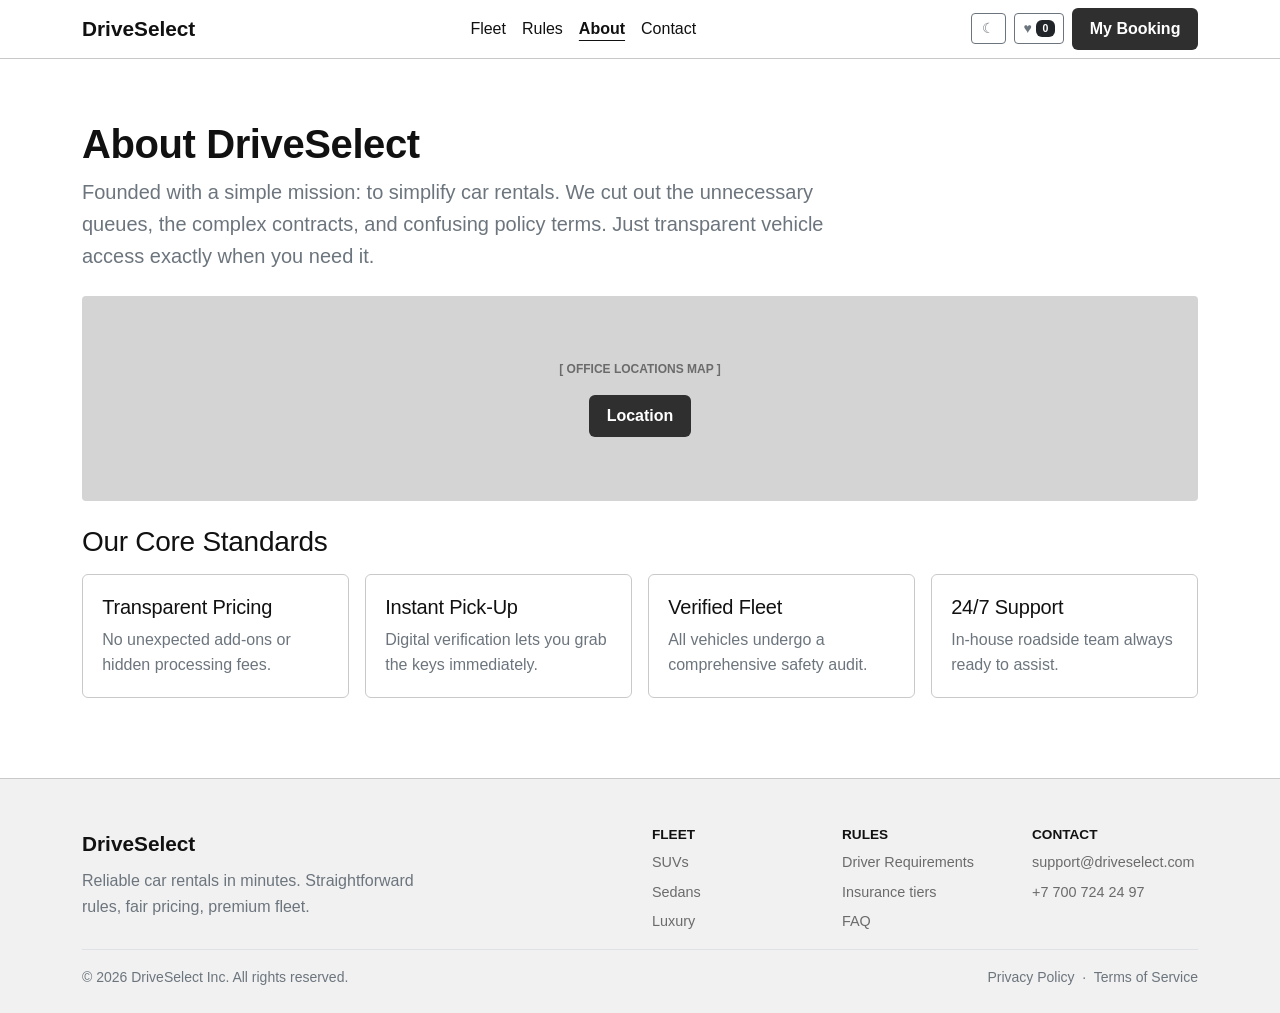
<file: about.html>
<!DOCTYPE html>
<html lang="en">
<head>
  <meta charset="UTF-8">
  <meta name="viewport" content="width=device-width, initial-scale=1">
  <title>About | DriveSelect</title>
  <link href="https://cdn.jsdelivr.net/npm/bootstrap@5.3.3/dist/css/bootstrap.min.css" rel="stylesheet">
  <link href="css/style.css" rel="stylesheet">
</head>
<body>

  
  <header id="siteHeader">
    <nav class="navbar navbar-expand-md" aria-label="Main navigation">
      <div class="container">
        <a class="logo" href="index.html">DriveSelect</a>

        <button class="navbar-toggler" type="button"
                data-bs-toggle="collapse" data-bs-target="#menu"
                aria-controls="menu" aria-expanded="false" aria-label="Toggle navigation">
          <span class="navbar-toggler-icon"></span>
        </button>

        <div class="collapse navbar-collapse" id="menu">
          <ul class="navbar-nav mx-auto">
            <li class="nav-item"><a class="nav-link" href="fleet.html">Fleet</a></li>
            <li class="nav-item"><a class="nav-link" href="rules.html">Rules</a></li>
            <li class="nav-item"><a class="nav-link active" href="about.html">About</a></li>
            <li class="nav-item"><a class="nav-link" href="contact.html">Contact</a></li>
          </ul>
          <div class="nav-tools d-flex align-items-center gap-2 mt-3 mt-md-0">
            <button type="button" class="btn btn-outline-secondary btn-sm" id="themeToggle" aria-label="Switch to dark theme">&#9790;</button>
            <button type="button" class="btn btn-outline-secondary btn-sm" id="favBtn"
                    data-bs-toggle="offcanvas" data-bs-target="#favPanel" aria-controls="favPanel" aria-label="Open favorites">
              &#9829; <span id="favCount" class="badge text-bg-dark">0</span>
            </button>
            <a href="contact.html" class="btn btn-dark-ws">My Booking</a>
          </div>
        </div>
      </div>
    </nav>
  </header>

  <main>
    <section class="container pt-5">
      <h1>About DriveSelect</h1>
      <p class="lead text-secondary col-lg-8 px-0">
        Founded with a simple mission: to simplify car rentals. We cut out the unnecessary
        queues, the complex contracts, and confusing policy terms. Just transparent vehicle
        access exactly when you need it.
      </p>

      
      <div class="photo my-4 d-flex flex-column align-items-center justify-content-center gap-3"
           style="padding:4rem 0">
        <span>[ OFFICE LOCATIONS MAP ]</span>
        <a class="btn btn-dark-ws" id="locationBtn"
           href="https://2gis.kz/astana/geo/70000001061742254"
           target="_blank" rel="noopener noreferrer">Location</a>
      </div>

      
      <h2 class="h3 mb-3">Our Core Standards</h2>
      <div class="about-grid">
        <div>
          <h3 class="h5">Transparent Pricing</h3>
          <p class="mb-0 text-secondary">No unexpected add-ons or hidden processing fees.</p>
        </div>
        <div>
          <h3 class="h5">Instant Pick-Up</h3>
          <p class="mb-0 text-secondary">Digital verification lets you grab the keys immediately.</p>
        </div>
        <div>
          <h3 class="h5">Verified Fleet</h3>
          <p class="mb-0 text-secondary">All vehicles undergo a comprehensive safety audit.</p>
        </div>
        <div>
          <h3 class="h5">24/7 Support</h3>
          <p class="mb-0 text-secondary">In-house roadside team always ready to assist.</p>
        </div>
      </div>
    </section>
  </main>

  
  <footer>
    <div class="container">
      <div class="row g-4">
        <div class="col-12 col-md-6">
          <p class="logo mb-2">DriveSelect</p>
          <p class="text-secondary col-md-8 px-0">
            Reliable car rentals in minutes. Straightforward rules, fair pricing, premium fleet.
          </p>
        </div>

        <div class="col-4 col-md-2">
          <h4>Fleet</h4>
          <ul class="list-unstyled">
            <li>SUVs</li>
            <li>Sedans</li>
            <li>Luxury</li>
          </ul>
        </div>

        <div class="col-4 col-md-2">
          <h4>Rules</h4>
          <ul class="list-unstyled">
            <li><a href="rules.html">Driver Requirements</a></li>
            <li><a href="rules.html">Insurance tiers</a></li>
            <li><a href="rules.html">FAQ</a></li>
          </ul>
        </div>

        <div class="col-4 col-md-2">
          <h4>Contact</h4>
          <ul class="list-unstyled">
            <li>support@driveselect.com</li>
            <li>+7 700 724 24 97</li>
          </ul>
        </div>
      </div>

      <div class="d-flex justify-content-between flex-wrap gap-2 border-top pt-3 small text-secondary">
        <span>&copy; 2026 DriveSelect Inc. All rights reserved.</span>
        <span>Privacy Policy &nbsp;&middot;&nbsp; Terms of Service</span>
      </div>
    </div>
  </footer>

  <aside class="offcanvas offcanvas-end" tabindex="-1" id="favPanel" aria-labelledby="favTitle">
    <div class="offcanvas-header">
      <h2 class="h5 offcanvas-title" id="favTitle">Your Favorites</h2>
      <button type="button" class="btn-close" data-bs-dismiss="offcanvas" aria-label="Close"></button>
    </div>
    <div class="offcanvas-body">
      <p id="favEmpty" class="text-secondary">No favorites yet. Tap the heart on a car to save it here.</p>
      <ul id="favList" class="list-unstyled"></ul>
      <button type="button" id="favClear" class="btn btn-dark-ws w-100 d-none">Clear all</button>
    </div>
  </aside>

  <script src="https://cdn.jsdelivr.net/npm/bootstrap@5.3.3/dist/js/bootstrap.bundle.min.js"></script>
  <script src="https://cdn.jsdelivr.net/npm/jquery@3.7.1/dist/jquery.min.js"></script>
  <script src="js/data.js"></script>
  <script src="js/main.js"></script>
  <script src="js/effects.js"></script>
</body>
</html>
</file>
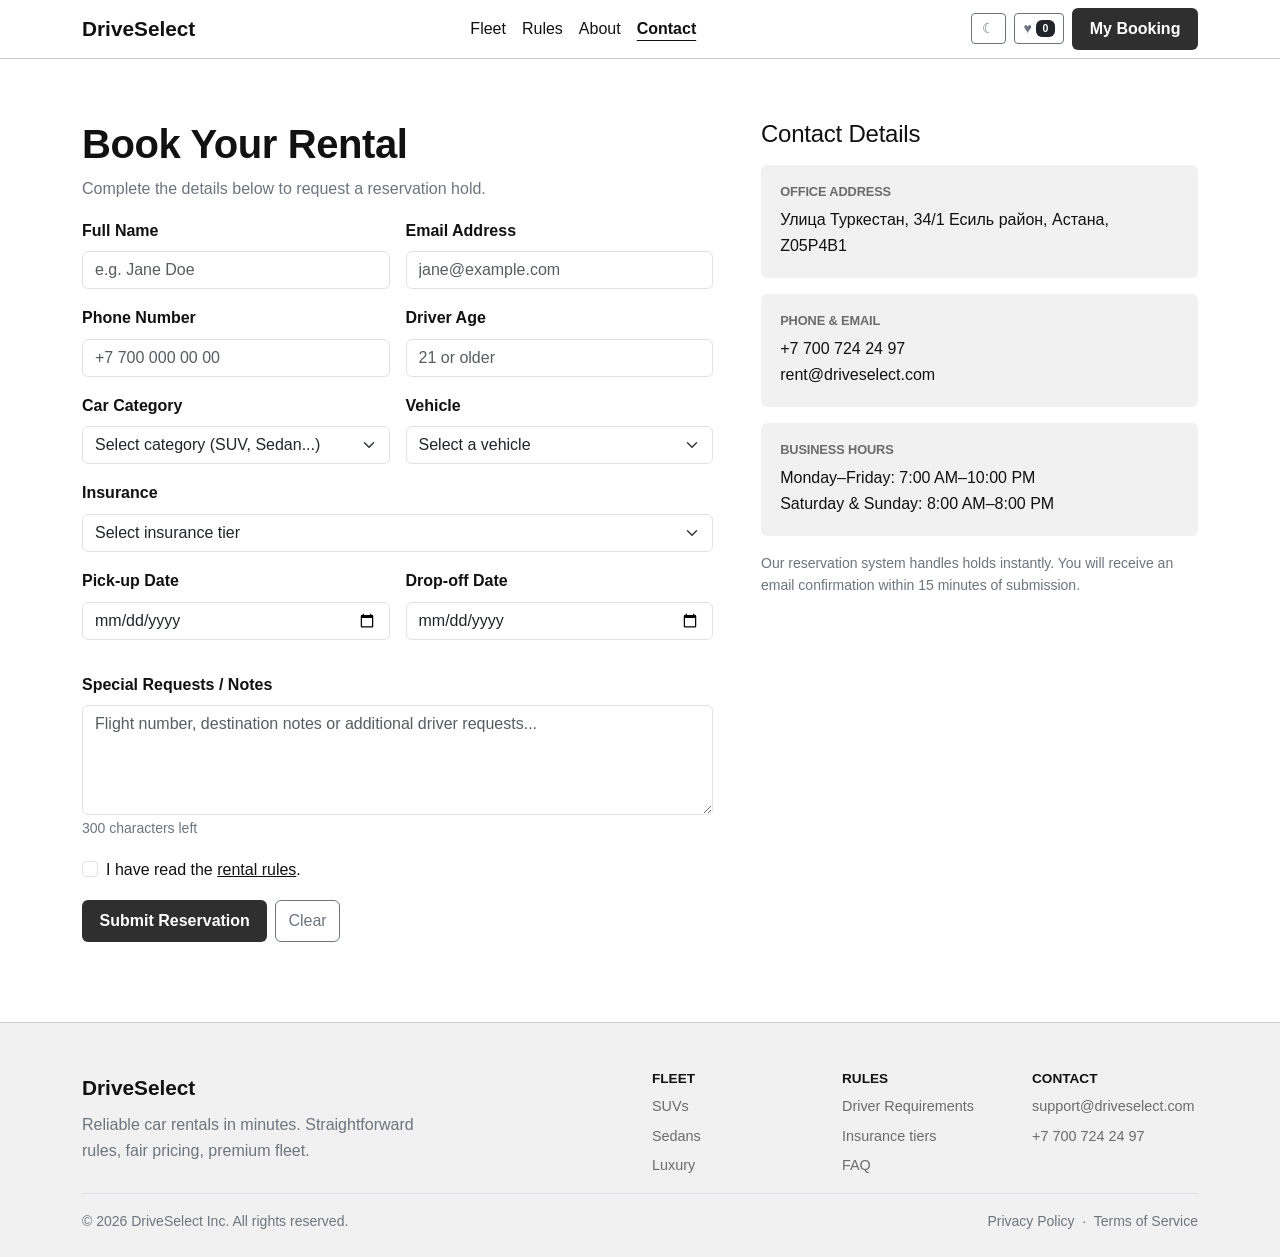
<file: contact.html>
<!DOCTYPE html>
<html lang="en">
<head>
  <meta charset="UTF-8">
  <meta name="viewport" content="width=device-width, initial-scale=1">
  <title>Contact | DriveSelect</title>
  <link href="https://cdn.jsdelivr.net/npm/bootstrap@5.3.3/dist/css/bootstrap.min.css" rel="stylesheet">
  <link href="css/style.css" rel="stylesheet">
</head>
<body>

  <header id="siteHeader">
    <nav class="navbar navbar-expand-md" aria-label="Main navigation">
      <div class="container">
        <a class="logo" href="index.html">DriveSelect</a>

        <button class="navbar-toggler" type="button"
                data-bs-toggle="collapse" data-bs-target="#menu"
                aria-controls="menu" aria-expanded="false" aria-label="Toggle navigation">
          <span class="navbar-toggler-icon"></span>
        </button>

        <div class="collapse navbar-collapse" id="menu">
          <ul class="navbar-nav mx-auto">
            <li class="nav-item"><a class="nav-link" href="fleet.html">Fleet</a></li>
            <li class="nav-item"><a class="nav-link" href="rules.html">Rules</a></li>
            <li class="nav-item"><a class="nav-link" href="about.html">About</a></li>
            <li class="nav-item"><a class="nav-link active" href="contact.html">Contact</a></li>
          </ul>
          <div class="nav-tools d-flex align-items-center gap-2 mt-3 mt-md-0">
            <button type="button" class="btn btn-outline-secondary btn-sm" id="themeToggle" aria-label="Switch to dark theme">&#9790;</button>
            <button type="button" class="btn btn-outline-secondary btn-sm" id="favBtn"
                    data-bs-toggle="offcanvas" data-bs-target="#favPanel" aria-controls="favPanel" aria-label="Open favorites">
              &#9829; <span id="favCount" class="badge text-bg-dark">0</span>
            </button>
            <a href="contact.html" class="btn btn-dark-ws">My Booking</a>
          </div>
        </div>
      </div>
    </nav>
  </header>

  <main>
    <section class="container pt-5">
      <div class="row g-4 g-lg-5">

        <div class="col-12 col-lg-7">
          <h1>Book Your Rental</h1>
          <p class="text-secondary">Complete the details below to request a reservation hold.</p>

          <div id="bookingSuccess" class="alert alert-success d-none" role="status">
            <strong>Reservation received.</strong> <span class="success-text"></span>
          </div>
          <div id="formSummary" class="alert alert-danger d-none" role="alert"></div>

          <form action="#" method="post" id="bookingForm" novalidate>
            <div class="row g-3">

              <div class="col-12 col-md-6">
                <label class="form-label fw-semibold" for="name">Full Name</label>
                <input type="text" class="form-control" id="name" name="name" placeholder="e.g. Jane Doe" autocomplete="name">
                <div class="invalid-feedback"></div>
              </div>

              <div class="col-12 col-md-6">
                <label class="form-label fw-semibold" for="email">Email Address</label>
                <input type="email" class="form-control" id="email" name="email" placeholder="jane@example.com" autocomplete="email">
                <div class="invalid-feedback"></div>
              </div>

              <div class="col-12 col-md-6">
                <label class="form-label fw-semibold" for="phone">Phone Number</label>
                <input type="tel" class="form-control" id="phone" name="phone" placeholder="+7 700 000 00 00" autocomplete="tel">
                <div class="invalid-feedback"></div>
              </div>

              <div class="col-12 col-md-6">
                <label class="form-label fw-semibold" for="age">Driver Age</label>
                <input type="number" class="form-control" id="age" name="age" placeholder="21 or older" min="21" max="80">
                <div class="invalid-feedback"></div>
              </div>

              <div class="col-12 col-md-6">
                <label class="form-label fw-semibold" for="category">Car Category</label>
                <select class="form-select" id="category" name="category">
                  <option value="">Select category (SUV, Sedan...)</option>
                  <option value="SUV">SUV</option>
                  <option value="Sedan">Sedan</option>
                  <option value="Compact">Compact</option>
                  <option value="Luxury">Luxury</option>
                </select>
                <div class="invalid-feedback"></div>
              </div>

              <div class="col-12 col-md-6">
                <label class="form-label fw-semibold" for="vehicle">Vehicle</label>
                <select class="form-select" id="vehicle" name="vehicle">
                  <option value="">Select a vehicle</option>
                </select>
                <div class="invalid-feedback"></div>
              </div>

              <div class="col-12">
                <label class="form-label fw-semibold" for="insurance">Insurance</label>
                <select class="form-select" id="insurance" name="insurance">
                  <option value="">Select insurance tier</option>
                </select>
                <div class="invalid-feedback"></div>
              </div>

              <div class="col-12 col-md-6">
                <label class="form-label fw-semibold" for="pu">Pick-up Date</label>
                <input type="date" class="form-control" id="pu" name="pu">
                <div class="invalid-feedback"></div>
              </div>

              <div class="col-12 col-md-6">
                <label class="form-label fw-semibold" for="do">Drop-off Date</label>
                <input type="date" class="form-control" id="do" name="do">
                <div class="invalid-feedback"></div>
              </div>

              <div class="col-12">
                <div id="estimate" class="info-card d-none mb-0" role="status">
                  <h3>Estimated total</h3>
                  <p class="mb-0"><span class="estimate-text"></span> = <strong class="estimate-total"></strong></p>
                </div>
              </div>

              <div class="col-12">
                <label class="form-label fw-semibold" for="notes">Special Requests / Notes</label>
                <textarea class="form-control" id="notes" name="notes" rows="4" maxlength="300"
                          placeholder="Flight number, destination notes or additional driver requests..."></textarea>
                <small class="char-count text-secondary">300 characters left</small>
              </div>

              <div class="col-12">
                <div class="form-check">
                  <input class="form-check-input" type="checkbox" id="terms" name="terms">
                  <label class="form-check-label" for="terms">I have read the <a href="rules.html" class="text-decoration-underline">rental rules</a>.</label>
                  <div class="invalid-feedback"></div>
                </div>
              </div>

              <div class="col-12 d-flex gap-2">
                <button type="submit" class="btn btn-dark-ws">Submit Reservation</button>
                <button type="reset" class="btn btn-outline-secondary">Clear</button>
              </div>
            </div>
          </form>
        </div>

        <aside class="col-12 col-lg-5">
          <h2 class="h4 mb-3">Contact Details</h2>

          <div class="info-card">
            <h3>Office Address</h3>
            <address class="mb-0">
              Улица Туркестан, 34/1
              Есиль район, Астана, Z05P4B1
            </address>
          </div>

          <div class="info-card">
            <h3>Phone &amp; Email</h3>
            <p class="mb-0">
              +7 700 724 24 97<br>
              rent@driveselect.com
            </p>
          </div>

          <div class="info-card">
            <h3>Business Hours</h3>
            <p class="mb-0">
              Monday&ndash;Friday: 7:00 AM&ndash;10:00 PM<br>
              Saturday &amp; Sunday: 8:00 AM&ndash;8:00 PM
            </p>
          </div>

          <p class="small text-secondary">
            Our reservation system handles holds instantly. You will receive an email
            confirmation within 15 minutes of submission.
          </p>
        </aside>

      </div>
    </section>
  </main>

  <footer>
    <div class="container">
      <div class="row g-4">
        <div class="col-12 col-md-6">
          <p class="logo mb-2">DriveSelect</p>
          <p class="text-secondary col-md-8 px-0">
            Reliable car rentals in minutes. Straightforward rules, fair pricing, premium fleet.
          </p>
        </div>

        <div class="col-4 col-md-2">
          <h4>Fleet</h4>
          <ul class="list-unstyled">
            <li>SUVs</li>
            <li>Sedans</li>
            <li>Luxury</li>
          </ul>
        </div>

        <div class="col-4 col-md-2">
          <h4>Rules</h4>
          <ul class="list-unstyled">
            <li><a href="rules.html">Driver Requirements</a></li>
            <li><a href="rules.html">Insurance tiers</a></li>
            <li><a href="rules.html">FAQ</a></li>
          </ul>
        </div>

        <div class="col-4 col-md-2">
          <h4>Contact</h4>
          <ul class="list-unstyled">
            <li>support@driveselect.com</li>
            <li>+7 700 724 24 97</li>
          </ul>
        </div>
      </div>

      <div class="d-flex justify-content-between flex-wrap gap-2 border-top pt-3 small text-secondary">
        <span>&copy; 2026 DriveSelect Inc. All rights reserved.</span>
        <span>Privacy Policy &nbsp;&middot;&nbsp; Terms of Service</span>
      </div>
    </div>
  </footer>

  <aside class="offcanvas offcanvas-end" tabindex="-1" id="favPanel" aria-labelledby="favTitle">
    <div class="offcanvas-header">
      <h2 class="h5 offcanvas-title" id="favTitle">Your Favorites</h2>
      <button type="button" class="btn-close" data-bs-dismiss="offcanvas" aria-label="Close"></button>
    </div>
    <div class="offcanvas-body">
      <p id="favEmpty" class="text-secondary">No favorites yet. Tap the heart on a car to save it here.</p>
      <ul id="favList" class="list-unstyled"></ul>
      <button type="button" id="favClear" class="btn btn-dark-ws w-100 d-none">Clear all</button>
    </div>
  </aside>

  <script src="https://cdn.jsdelivr.net/npm/bootstrap@5.3.3/dist/js/bootstrap.bundle.min.js"></script>
  <script src="https://cdn.jsdelivr.net/npm/jquery@3.7.1/dist/jquery.min.js"></script>
  <script src="js/data.js"></script>
  <script src="js/main.js"></script>
  <script src="js/effects.js"></script>
  <script src="js/booking.js"></script>
</body>
</html>
</file>
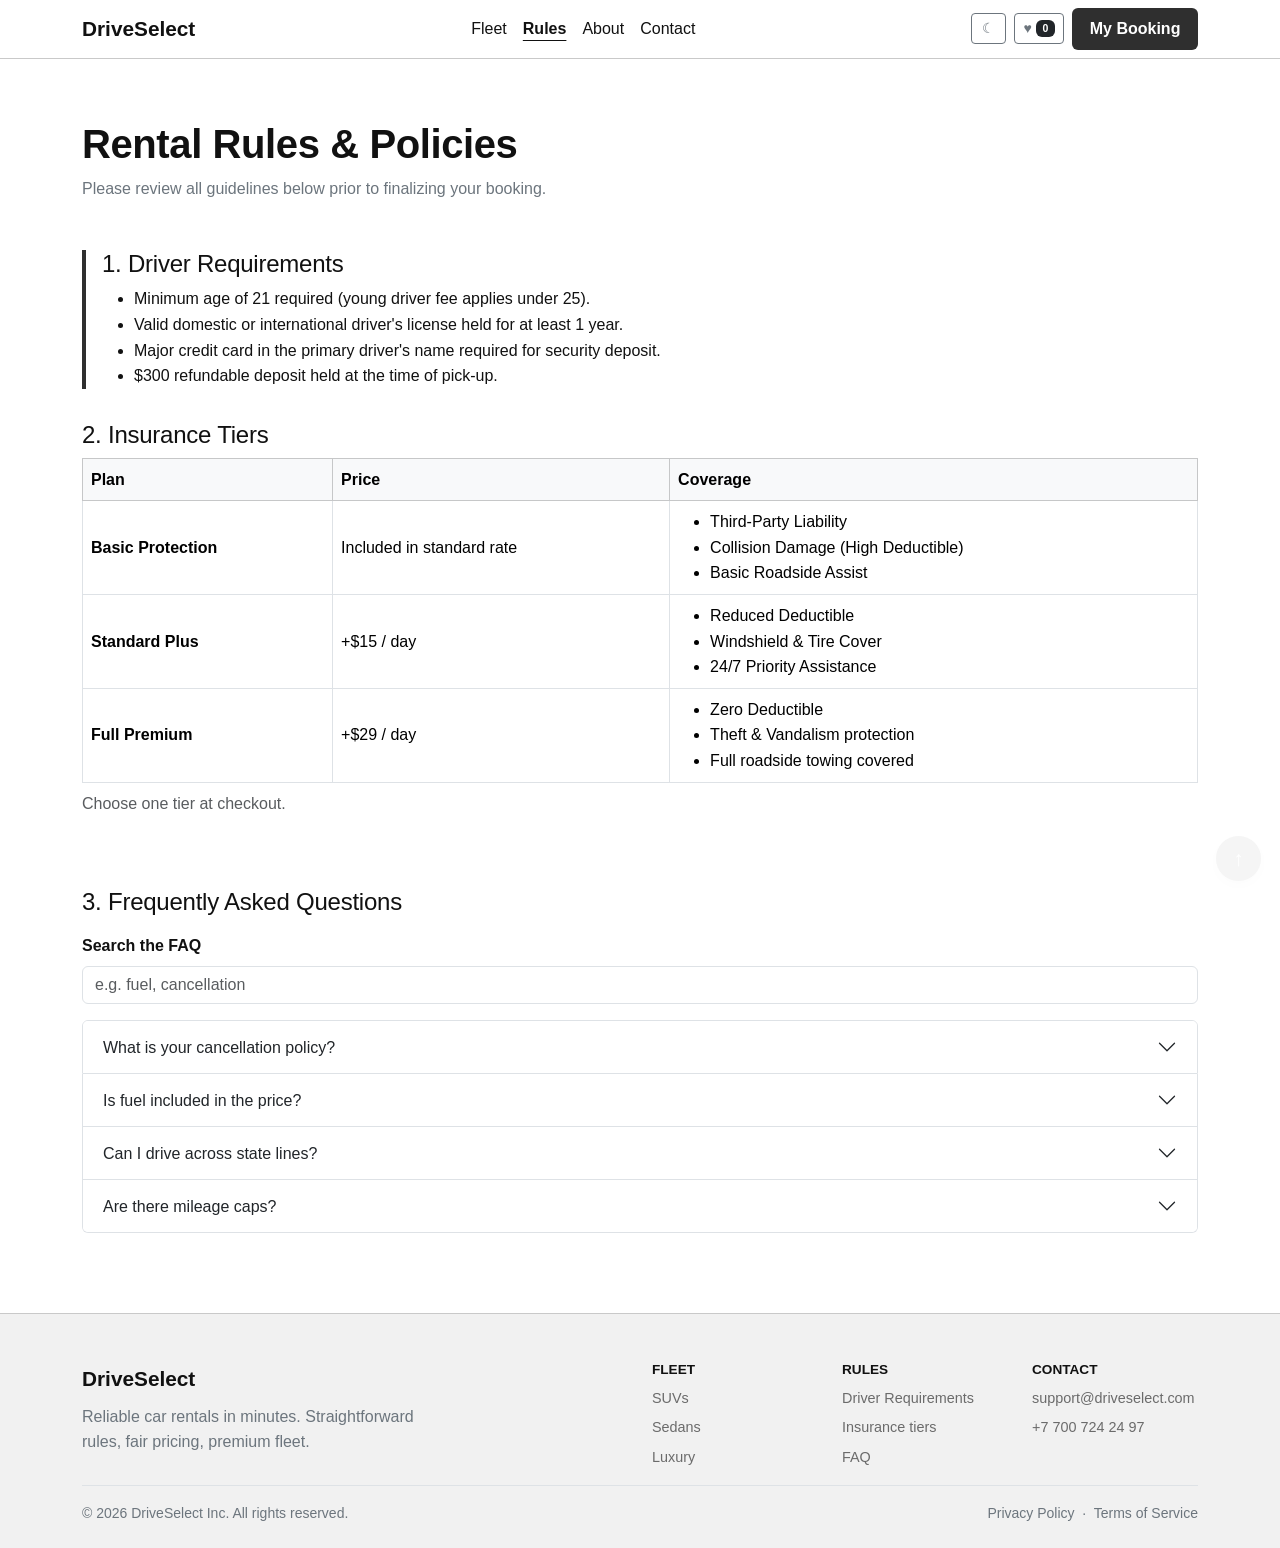
<file: rules.html>
<!DOCTYPE html>
<html lang="en">
<head>
  <meta charset="UTF-8">
  <meta name="viewport" content="width=device-width, initial-scale=1">
  <title>Rules | DriveSelect</title>
  <link href="https://cdn.jsdelivr.net/npm/bootstrap@5.3.3/dist/css/bootstrap.min.css" rel="stylesheet">
  <link href="css/style.css" rel="stylesheet">
</head>
<body>

  <header id="siteHeader">
    <nav class="navbar navbar-expand-md" aria-label="Main navigation">
      <div class="container">
        <a class="logo" href="index.html">DriveSelect</a>

        <button class="navbar-toggler" type="button"
                data-bs-toggle="collapse" data-bs-target="#menu"
                aria-controls="menu" aria-expanded="false" aria-label="Toggle navigation">
          <span class="navbar-toggler-icon"></span>
        </button>

        <div class="collapse navbar-collapse" id="menu">
          <ul class="navbar-nav mx-auto">
            <li class="nav-item"><a class="nav-link" href="fleet.html">Fleet</a></li>
            <li class="nav-item"><a class="nav-link active" href="rules.html">Rules</a></li>
            <li class="nav-item"><a class="nav-link" href="about.html">About</a></li>
            <li class="nav-item"><a class="nav-link" href="contact.html">Contact</a></li>
          </ul>
          <div class="nav-tools d-flex align-items-center gap-2 mt-3 mt-md-0">
            <button type="button" class="btn btn-outline-secondary btn-sm" id="themeToggle" aria-label="Switch to dark theme">&#9790;</button>
            <button type="button" class="btn btn-outline-secondary btn-sm" id="favBtn"
                    data-bs-toggle="offcanvas" data-bs-target="#favPanel" aria-controls="favPanel" aria-label="Open favorites">
              &#9829; <span id="favCount" class="badge text-bg-dark">0</span>
            </button>
            <a href="contact.html" class="btn btn-dark-ws">My Booking</a>
          </div>
        </div>
      </div>
    </nav>
  </header>

  <main>
    <section class="container pt-5">
      <h1>Rental Rules &amp; Policies</h1>
      <p class="text-secondary mb-5">Please review all guidelines below prior to finalizing your booking.</p>

      <div class="rule-block">
        <h2 class="h4">1. Driver Requirements</h2>
        <ul>
          <li>Minimum age of 21 required (young driver fee applies under 25).</li>
          <li>Valid domestic or international driver's license held for at least 1 year.</li>
          <li>Major credit card in the primary driver's name required for security deposit.</li>
          <li>$300 refundable deposit held at the time of pick-up.</li>
        </ul>
      </div>

      <h2 class="h4">2. Insurance Tiers</h2>
      <div class="table-responsive mb-5">
        <table class="table table-bordered align-middle table-hover" id="insuranceTable">
          <caption>Choose one tier at checkout.</caption>
          <thead class="table-light">
            <tr>
              <th scope="col">Plan</th>
              <th scope="col">Price</th>
              <th scope="col">Coverage</th>
            </tr>
          </thead>
          <tbody>
            <tr data-plan="basic" tabindex="0" class="plan-row">
              <th scope="row">Basic Protection</th>
              <td>Included in standard rate</td>
              <td>
                <ul class="mb-0">
                  <li>Third-Party Liability</li>
                  <li>Collision Damage (High Deductible)</li>
                  <li>Basic Roadside Assist</li>
                </ul>
              </td>
            </tr>

            <tr data-plan="plus" tabindex="0" class="plan-row">
              <th scope="row">Standard Plus</th>
              <td>+$15 / day</td>
              <td>
                <ul class="mb-0">
                  <li>Reduced Deductible</li>
                  <li>Windshield &amp; Tire Cover</li>
                  <li>24/7 Priority Assistance</li>
                </ul>
              </td>
            </tr>

            <tr data-plan="premium" tabindex="0" class="plan-row">
              <th scope="row">Full Premium</th>
              <td>+$29 / day</td>
              <td>
                <ul class="mb-0">
                  <li>Zero Deductible</li>
                  <li>Theft &amp; Vandalism protection</li>
                  <li>Full roadside towing covered</li>
                </ul>
              </td>
            </tr>
          </tbody>
        </table>
      </div>

      <div id="planInfo" class="info-card mb-5" style="display:none" role="status">
        <h3>Selected plan</h3>
        <p class="mb-0"><strong class="plan-name"></strong>: <span class="plan-summary"></span><a href="contact.html">Book with this plan &rarr;</a></p>
      </div>

      <h2 class="h4 mb-3">3. Frequently Asked Questions</h2>
      <label class="form-label fw-semibold" for="faqSearch">Search the FAQ</label>
      <input type="search" class="form-control mb-3" id="faqSearch" placeholder="e.g. fuel, cancellation">
      <p id="faqEmpty" class="text-secondary" style="display:none">No questions match your search.</p>
      <div class="accordion" id="faq">
        <div class="accordion-item">
          <h3 class="accordion-header h6">
            <button class="accordion-button collapsed" type="button"
                    data-bs-toggle="collapse" data-bs-target="#q0">
              What is your cancellation policy?
            </button>
          </h3>
          <div id="q0" class="accordion-collapse collapse" data-bs-parent="#faq">
            <div class="accordion-body">Free cancellation up to 24 hours before pick-up.</div>
          </div>
        </div>

        <div class="accordion-item">
          <h3 class="accordion-header h6">
            <button class="accordion-button collapsed" type="button"
                    data-bs-toggle="collapse" data-bs-target="#q1">
              Is fuel included in the price?
            </button>
          </h3>
          <div id="q1" class="accordion-collapse collapse" data-bs-parent="#faq">
            <div class="accordion-body">No. Return the car with the same fuel level.</div>
          </div>
        </div>

        <div class="accordion-item">
          <h3 class="accordion-header h6">
            <button class="accordion-button collapsed" type="button"
                    data-bs-toggle="collapse" data-bs-target="#q2">
              Can I drive across state lines?
            </button>
          </h3>
          <div id="q2" class="accordion-collapse collapse" data-bs-parent="#faq">
            <div class="accordion-body">Yes, within the contiguous states.</div>
          </div>
        </div>

        <div class="accordion-item">
          <h3 class="accordion-header h6">
            <button class="accordion-button collapsed" type="button"
                    data-bs-toggle="collapse" data-bs-target="#q3">
              Are there mileage caps?
            </button>
          </h3>
          <div id="q3" class="accordion-collapse collapse" data-bs-parent="#faq">
            <div class="accordion-body">Standard rentals include 200 miles per day.</div>
          </div>
        </div>
      </div>
    </section>
  </main>

  <footer>
    <div class="container">
      <div class="row g-4">
        <div class="col-12 col-md-6">
          <p class="logo mb-2">DriveSelect</p>
          <p class="text-secondary col-md-8 px-0">
            Reliable car rentals in minutes. Straightforward rules, fair pricing, premium fleet.
          </p>
        </div>

        <div class="col-4 col-md-2">
          <h4>Fleet</h4>
          <ul class="list-unstyled">
            <li>SUVs</li>
            <li>Sedans</li>
            <li>Luxury</li>
          </ul>
        </div>

        <div class="col-4 col-md-2">
          <h4>Rules</h4>
          <ul class="list-unstyled">
            <li><a href="rules.html">Driver Requirements</a></li>
            <li><a href="rules.html">Insurance tiers</a></li>
            <li><a href="rules.html">FAQ</a></li>
          </ul>
        </div>

        <div class="col-4 col-md-2">
          <h4>Contact</h4>
          <ul class="list-unstyled">
            <li>support@driveselect.com</li>
            <li>+7 700 724 24 97</li>
          </ul>
        </div>
      </div>

      <div class="d-flex justify-content-between flex-wrap gap-2 border-top pt-3 small text-secondary">
        <span>&copy; 2026 DriveSelect Inc. All rights reserved.</span>
        <span>Privacy Policy &nbsp;&middot;&nbsp; Terms of Service</span>
      </div>
    </div>
  </footer>

  <aside class="offcanvas offcanvas-end" tabindex="-1" id="favPanel" aria-labelledby="favTitle">
    <div class="offcanvas-header">
      <h2 class="h5 offcanvas-title" id="favTitle">Your Favorites</h2>
      <button type="button" class="btn-close" data-bs-dismiss="offcanvas" aria-label="Close"></button>
    </div>
    <div class="offcanvas-body">
      <p id="favEmpty" class="text-secondary">No favorites yet. Tap the heart on a car to save it here.</p>
      <ul id="favList" class="list-unstyled"></ul>
      <button type="button" id="favClear" class="btn btn-dark-ws w-100 d-none">Clear all</button>
    </div>
  </aside>

  <script src="https://cdn.jsdelivr.net/npm/bootstrap@5.3.3/dist/js/bootstrap.bundle.min.js"></script>
  <script src="https://cdn.jsdelivr.net/npm/jquery@3.7.1/dist/jquery.min.js"></script>
  <script src="js/data.js"></script>
  <script src="js/main.js"></script>
  <script src="js/effects.js"></script>
</body>
</html>
</file>
<file: css/style.css>
:root {
  --ink: #111;
  --muted: #6b6b6b;
  --card: #e4e4e4;
  --line: #c9c9c9;
  --soft: #f1f1f1;
  --btn: #2f2f2f;
  --btn-text: #fff;
  --btn-hover: #000;
  --surface: #fff;
  --hero: #fafafa;
  --photo: #d4d4d4;
}


[data-bs-theme="dark"] {
  --ink: #f1f1f1;
  --muted: #a8a8a8;
  --card: #262626;
  --line: #3a3a3a;
  --soft: #1e1e1e;
  --btn: #e9e9e9;
  --btn-text: #111;
  --btn-hover: #fff;
  --surface: #141414;
  --hero: #1a1a1a;
  --photo: #2c2c2c;
}

body {
  font-family: 'Inter', sans-serif;
  color: var(--ink);
  background: var(--surface);
  line-height: 1.6;
}

h1,
h2,
h3 {
  font-weight: 800;
  letter-spacing: -0.01em;
}

a {
  color: inherit;
  text-decoration: none;
}

#siteHeader {
  position: fixed;
  top: 0;
  left: 0;
  right: 0;
  z-index: 1000;
  background: var(--surface);
  border-bottom: 1px solid var(--line);
}

.logo {
  font-weight: 800;
  font-size: 1.3rem;
}

#siteHeader .nav-link {
  color: var(--ink);
  font-weight: 500;
}

#siteHeader .nav-link.active {
  font-weight: 700;
  text-decoration: underline;
  text-underline-offset: 6px;
}

main {
  padding-top: 72px;
}

.btn-dark-ws {
  background: var(--btn);
  color: var(--btn-text);
  font-weight: 600;
  border: 0;
  border-radius: 6px;
  padding: 0.55rem 1.1rem;
}

.btn-dark-ws:hover {
  background: var(--btn-hover);
  color: var(--btn-text);
}

.hero {
  position: relative;
  background: var(--hero);
  padding: 5rem 0 6rem;
}

.hero h1 {
  font-size: clamp(2rem, 5vw, 3.5rem);
  max-width: 14ch;
}

.search-widget {
  position: relative;
  background: var(--surface);
  border: 1px solid var(--line);
  border-radius: 8px;
  padding: 1.5rem;
  margin-top: 2.5rem;
}

.search-widget .tag {
  position: absolute;
  top: -12px;
  left: 20px;
  background: var(--btn);
  color: var(--btn-text);
  font-size: 0.75rem;
  padding: 2px 10px;
  border-radius: 12px;
}

.car-grid {
  display: grid;
  grid-template-columns: repeat(3, 1fr);
  gap: 1.5rem;
}

.car-card {
  position: relative;
  background: var(--card);
  border: 1px solid var(--line);
  border-radius: 6px;
  padding: 1.4rem;
}

.car-card h3 {
  font-size: 1.15rem;
  margin: 0;
}

.car-card .meta {
  color: var(--muted);
  font-size: 0.9rem;
}

.car-bottom {
  display: flex;
  flex-wrap: wrap;
  align-items: center;
  justify-content: space-between;
  gap: 0.75rem;
  margin-top: 1.2rem;
}

.price {
  font-weight: 800;
}

.photo {
  background: var(--photo);
  color: var(--muted);
  font-size: 0.75rem;
  font-weight: 600;
  text-align: center;
  padding: 1.8rem 0;
  border-radius: 4px;
  margin-bottom: 1rem;
}

.filters {
  background: var(--soft);
  border: 1px solid var(--line);
  border-radius: 6px;
  padding: 1.2rem;
}

.filters h3 {
  font-size: 0.8rem;
  margin-top: 1rem;
  text-transform: uppercase;
}

.rule-block {
  border-left: 4px solid var(--btn);
  padding-left: 1rem;
  margin-bottom: 2rem;
}

.about-grid {
  display: grid;
  grid-template-columns: repeat(4, 1fr);
  gap: 1rem;
}

.about-grid div {
  border: 1px solid var(--line);
  border-radius: 6px;
  padding: 1.2rem;
}

.info-card {
  background: var(--soft);
  border-radius: 6px;
  padding: 1.2rem;
  margin-bottom: 1rem;
}

.info-card h3 {
  font-size: 0.8rem;
  color: var(--muted);
  text-transform: uppercase;
}

footer {
  background: var(--soft);
  border-top: 1px solid var(--line);
  margin-top: 5rem;
  padding: 3rem 0 1.5rem;
}

footer h4 {
  font-size: 0.85rem;
  font-weight: 800;
  text-transform: uppercase;
}

footer li {
  overflow-wrap: anywhere;
  margin-bottom: 0.4rem;
  color: var(--muted);
  font-size: 0.9rem;
}

:focus-visible {
  outline: 3px solid var(--ink);
  outline-offset: 2px;
}

@media (max-width: 992px) {
  .car-grid {
    grid-template-columns: repeat(2, 1fr);
  }

  .about-grid {
    grid-template-columns: repeat(2, 1fr);
  }
}

@media (max-width: 576px) {
  .car-grid,
  .about-grid {
    grid-template-columns: 1fr;
  }

  .hero {
    padding: 3rem 0 4rem;
  }

  .car-bottom {
    flex-wrap: wrap;
  }
}

.car-img {
  display: block;
  width: 100%;
  height: 170px;
  object-fit: cover;
  border-radius: 4px;
  margin-bottom: 1rem;
}


#siteHeader .nav-tools .btn-sm {
  min-width: 2.2rem;
}

.fav-btn {
  position: absolute;
  top: 1.8rem;
  right: 1.8rem;
  width: 2.2rem;
  height: 2.2rem;
  border: 0;
  border-radius: 50%;
  background: rgba(255, 255, 255, 0.9);
  color: #111;
  font-size: 1.2rem;
  line-height: 1;
  transition: transform 0.15s, color 0.15s;
}

.fav-btn:hover {
  transform: scale(1.12);
}

.fav-btn.active {
  color: #d62839;
}

.car-details {
  border-top: 1px dashed var(--line);
  margin-top: 0.8rem;
  padding-top: 0.4rem;
}

.fav-item {
  display: flex;
  align-items: center;
  gap: 0.75rem;
  padding: 0.6rem 0;
  border-bottom: 1px solid var(--line);
}

.fav-item img {
  border-radius: 4px;
  object-fit: cover;
}

#toastBox {
  position: fixed;
  left: 50%;
  bottom: 1.5rem;
  transform: translateX(-50%);
  z-index: 2000;
  display: flex;
  flex-direction: column;
  gap: 0.5rem;
  align-items: center;
  pointer-events: none;
}

.ds-toast {
  background: var(--btn);
  color: var(--btn-text);
  padding: 0.6rem 1.1rem;
  border-radius: 6px;
  font-size: 0.9rem;
  box-shadow: 0 4px 14px rgba(0, 0, 0, 0.25);
  transition: opacity 0.35s;
}

.ds-toast.hide {
  opacity: 0;
}

.back-top {
  position: fixed;
  right: 1.2rem;
  bottom: 1.2rem;
  z-index: 1500;
  width: 2.8rem;
  height: 2.8rem;
  border: 0;
  border-radius: 50%;
  background: var(--btn);
  color: var(--btn-text);
  font-size: 1.3rem;
  box-shadow: 0 4px 14px rgba(0, 0, 0, 0.3);
}

.label-active {
  text-decoration: underline;
  text-underline-offset: 3px;
}

.plan-row {
  cursor: pointer;
}

@media (max-width: 576px) {
  .fav-btn {
    top: 1.6rem;
    right: 1.6rem;
  }
}
</file>
